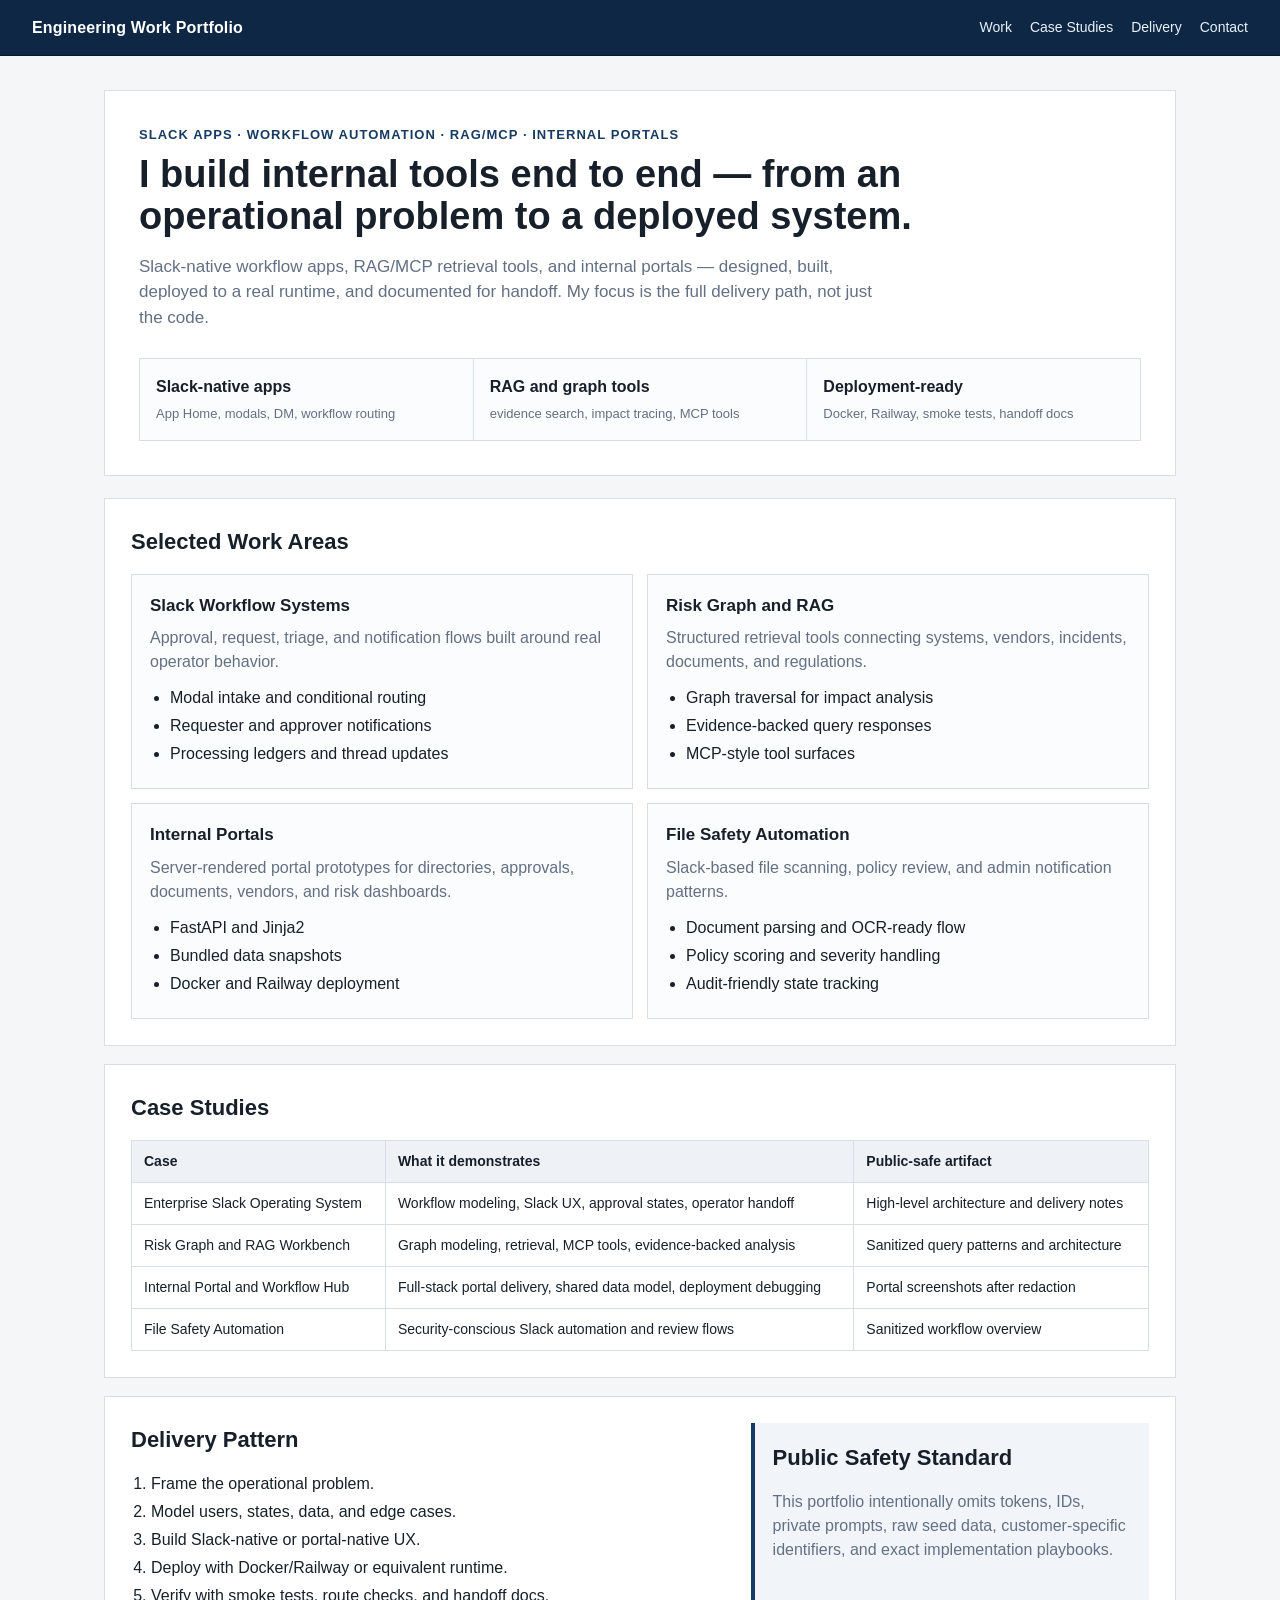
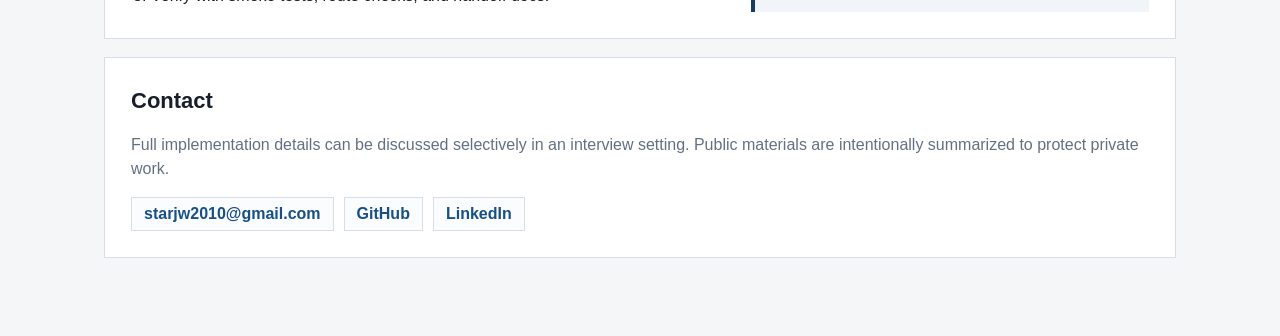
<file: index.html>
<!doctype html>
<html lang="en">
<head>
  <meta charset="utf-8">
  <meta name="viewport" content="width=device-width, initial-scale=1">
  <title>Engineering Work Portfolio</title>
  <link rel="stylesheet" href="styles.css">
</head>
<body>
  <header class="topbar">
    <div class="brand">Engineering Work Portfolio</div>
    <nav>
      <a href="#work">Work</a>
      <a href="#case-studies">Case Studies</a>
      <a href="#delivery">Delivery</a>
      <a href="#contact">Contact</a>
    </nav>
  </header>

  <main>
    <section class="hero">
      <p class="eyebrow">Slack apps · Workflow automation · RAG/MCP · Internal portals</p>
      <h1>I build internal tools end to end — from an operational problem to a deployed system.</h1>
      <p class="lede">
        Slack-native workflow apps, RAG/MCP retrieval tools, and internal portals —
        designed, built, deployed to a real runtime, and documented for handoff.
        My focus is the full delivery path, not just the code.
      </p>
      <div class="proof-row">
        <div><strong>Slack-native apps</strong><span>App Home, modals, DM, workflow routing</span></div>
        <div><strong>RAG and graph tools</strong><span>evidence search, impact tracing, MCP tools</span></div>
        <div><strong>Deployment-ready</strong><span>Docker, Railway, smoke tests, handoff docs</span></div>
      </div>
    </section>

    <section id="work" class="section">
      <h2>Selected Work Areas</h2>
      <div class="grid">
        <article>
          <h3>Slack Workflow Systems</h3>
          <p>Approval, request, triage, and notification flows built around real operator behavior.</p>
          <ul>
            <li>Modal intake and conditional routing</li>
            <li>Requester and approver notifications</li>
            <li>Processing ledgers and thread updates</li>
          </ul>
        </article>
        <article>
          <h3>Risk Graph and RAG</h3>
          <p>Structured retrieval tools connecting systems, vendors, incidents, documents, and regulations.</p>
          <ul>
            <li>Graph traversal for impact analysis</li>
            <li>Evidence-backed query responses</li>
            <li>MCP-style tool surfaces</li>
          </ul>
        </article>
        <article>
          <h3>Internal Portals</h3>
          <p>Server-rendered portal prototypes for directories, approvals, documents, vendors, and risk dashboards.</p>
          <ul>
            <li>FastAPI and Jinja2</li>
            <li>Bundled data snapshots</li>
            <li>Docker and Railway deployment</li>
          </ul>
        </article>
        <article>
          <h3>File Safety Automation</h3>
          <p>Slack-based file scanning, policy review, and admin notification patterns.</p>
          <ul>
            <li>Document parsing and OCR-ready flow</li>
            <li>Policy scoring and severity handling</li>
            <li>Audit-friendly state tracking</li>
          </ul>
        </article>
      </div>
    </section>

    <section id="case-studies" class="section">
      <h2>Case Studies</h2>
      <table>
        <thead>
          <tr>
            <th>Case</th>
            <th>What it demonstrates</th>
            <th>Public-safe artifact</th>
          </tr>
        </thead>
        <tbody>
          <tr>
            <td>Enterprise Slack Operating System</td>
            <td>Workflow modeling, Slack UX, approval states, operator handoff</td>
            <td>High-level architecture and delivery notes</td>
          </tr>
          <tr>
            <td>Risk Graph and RAG Workbench</td>
            <td>Graph modeling, retrieval, MCP tools, evidence-backed analysis</td>
            <td>Sanitized query patterns and architecture</td>
          </tr>
          <tr>
            <td>Internal Portal and Workflow Hub</td>
            <td>Full-stack portal delivery, shared data model, deployment debugging</td>
            <td>Portal screenshots after redaction</td>
          </tr>
          <tr>
            <td>File Safety Automation</td>
            <td>Security-conscious Slack automation and review flows</td>
            <td>Sanitized workflow overview</td>
          </tr>
        </tbody>
      </table>
    </section>

    <section id="delivery" class="section two-col">
      <div>
        <h2>Delivery Pattern</h2>
        <ol>
          <li>Frame the operational problem.</li>
          <li>Model users, states, data, and edge cases.</li>
          <li>Build Slack-native or portal-native UX.</li>
          <li>Deploy with Docker/Railway or equivalent runtime.</li>
          <li>Verify with smoke tests, route checks, and handoff docs.</li>
        </ol>
      </div>
      <div class="callout">
        <h2>Public Safety Standard</h2>
        <p>
          This portfolio intentionally omits tokens, IDs, private prompts, raw seed data,
          customer-specific identifiers, and exact implementation playbooks.
        </p>
      </div>
    </section>

    <section id="contact" class="section footer-section">
      <h2>Contact</h2>
      <p>
        Full implementation details can be discussed selectively in an interview setting.
        Public materials are intentionally summarized to protect private work.
      </p>
      <div class="contact-list">
        <a href="mailto:starjw2010@gmail.com">starjw2010@gmail.com</a>
        <a href="https://github.com/starjw2010-cloud">GitHub</a>
        <a href="https://www.linkedin.com/in/jeewon-kang-617bb7184/">LinkedIn</a>
      </div>
    </section>
  </main>
</body>
</html>
</file>
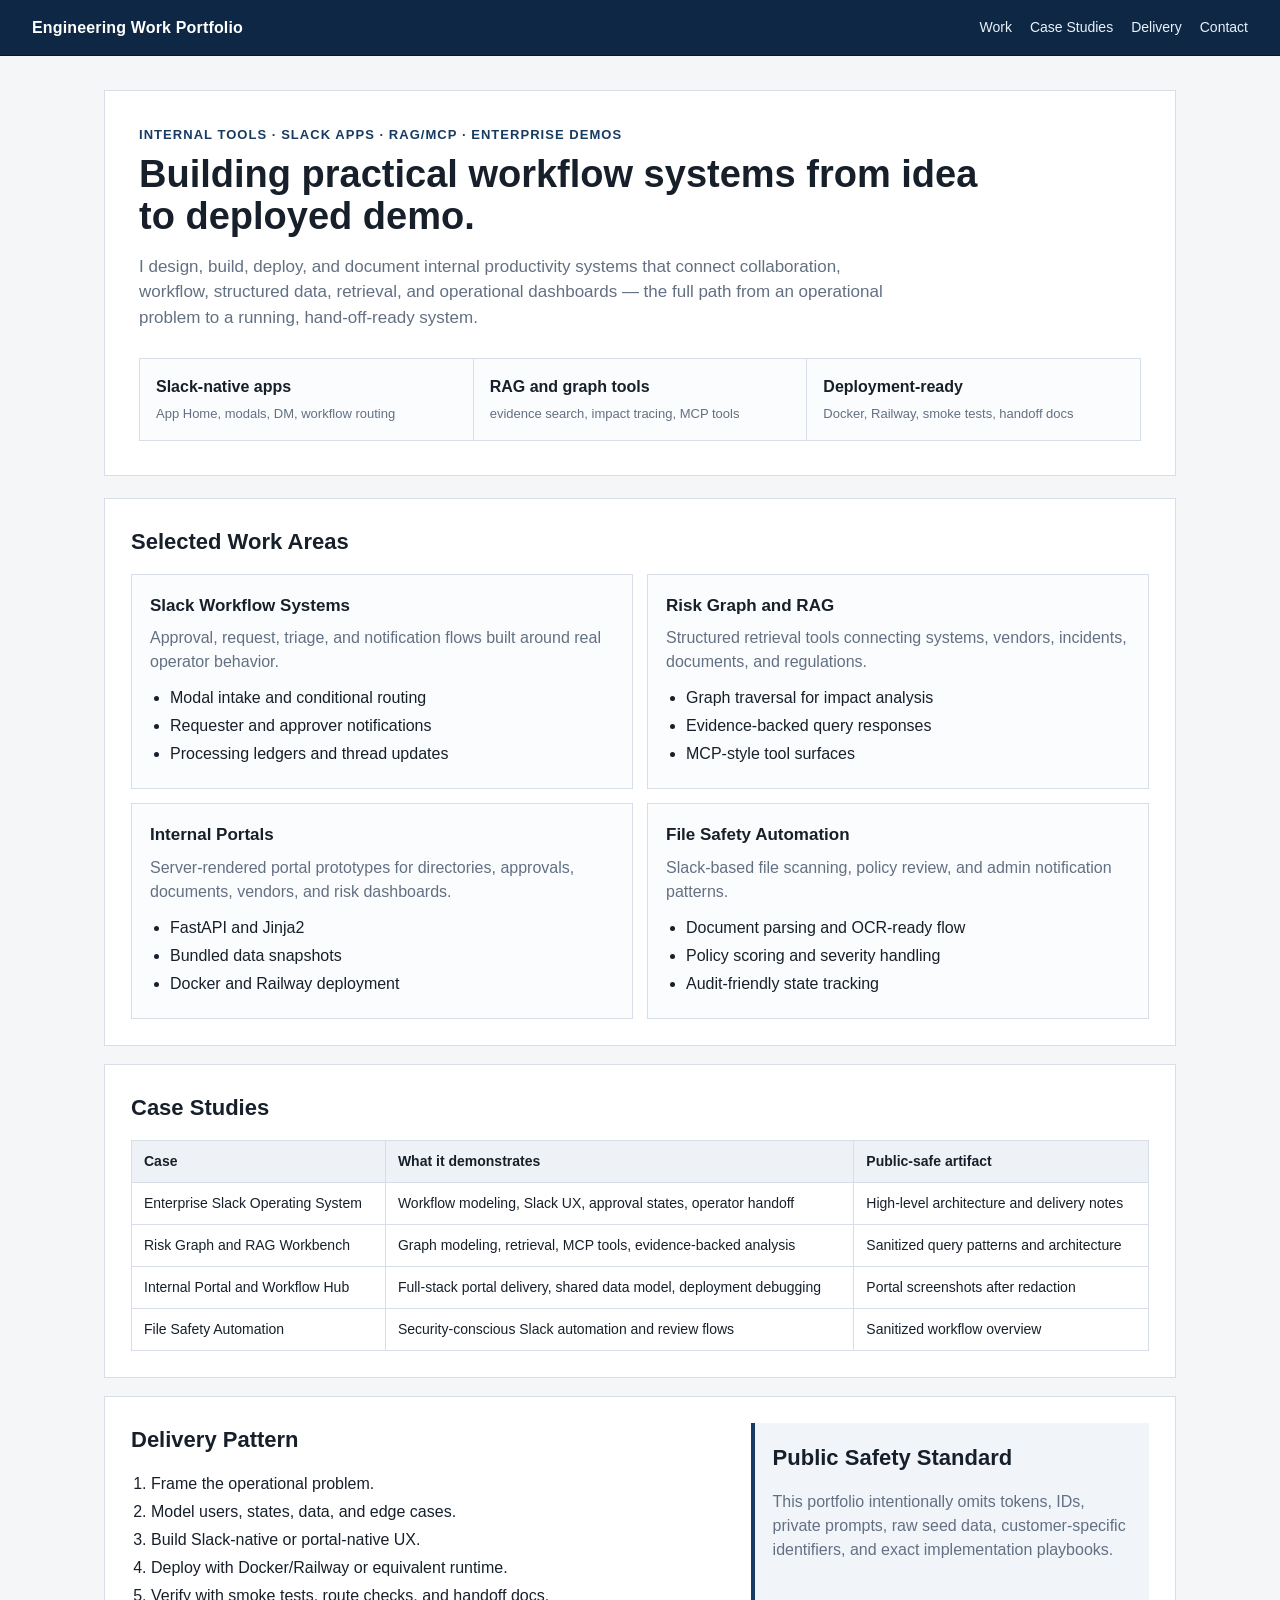
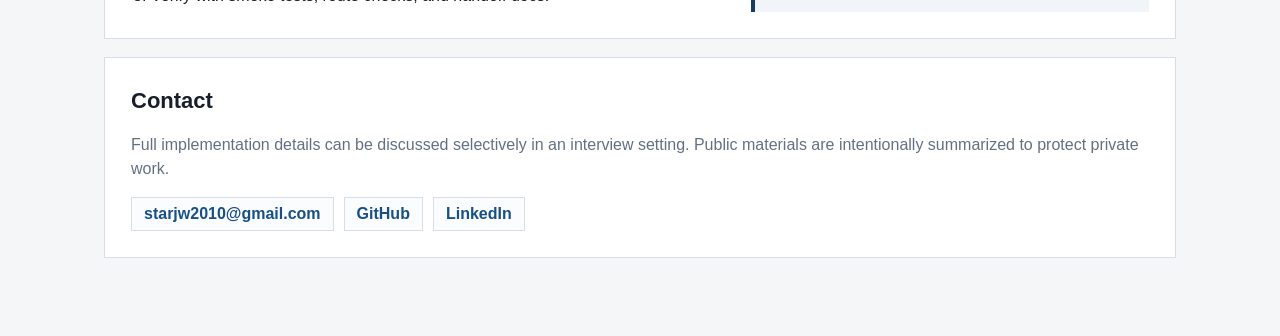
<file: site/index.html>
<!doctype html>
<html lang="en">
<head>
  <meta charset="utf-8">
  <meta name="viewport" content="width=device-width, initial-scale=1">
  <title>Engineering Work Portfolio</title>
  <link rel="stylesheet" href="styles.css">
</head>
<body>
  <header class="topbar">
    <div class="brand">Engineering Work Portfolio</div>
    <nav>
      <a href="#work">Work</a>
      <a href="#case-studies">Case Studies</a>
      <a href="#delivery">Delivery</a>
      <a href="#contact">Contact</a>
    </nav>
  </header>

  <main>
    <section class="hero">
      <p class="eyebrow">Internal tools · Slack apps · RAG/MCP · Enterprise demos</p>
      <h1>Building practical workflow systems from idea to deployed demo.</h1>
      <p class="lede">
        I design, build, deploy, and document internal productivity systems that connect
        collaboration, workflow, structured data, retrieval, and operational dashboards —
        the full path from an operational problem to a running, hand-off-ready system.
      </p>
      <div class="proof-row">
        <div><strong>Slack-native apps</strong><span>App Home, modals, DM, workflow routing</span></div>
        <div><strong>RAG and graph tools</strong><span>evidence search, impact tracing, MCP tools</span></div>
        <div><strong>Deployment-ready</strong><span>Docker, Railway, smoke tests, handoff docs</span></div>
      </div>
    </section>

    <section id="work" class="section">
      <h2>Selected Work Areas</h2>
      <div class="grid">
        <article>
          <h3>Slack Workflow Systems</h3>
          <p>Approval, request, triage, and notification flows built around real operator behavior.</p>
          <ul>
            <li>Modal intake and conditional routing</li>
            <li>Requester and approver notifications</li>
            <li>Processing ledgers and thread updates</li>
          </ul>
        </article>
        <article>
          <h3>Risk Graph and RAG</h3>
          <p>Structured retrieval tools connecting systems, vendors, incidents, documents, and regulations.</p>
          <ul>
            <li>Graph traversal for impact analysis</li>
            <li>Evidence-backed query responses</li>
            <li>MCP-style tool surfaces</li>
          </ul>
        </article>
        <article>
          <h3>Internal Portals</h3>
          <p>Server-rendered portal prototypes for directories, approvals, documents, vendors, and risk dashboards.</p>
          <ul>
            <li>FastAPI and Jinja2</li>
            <li>Bundled data snapshots</li>
            <li>Docker and Railway deployment</li>
          </ul>
        </article>
        <article>
          <h3>File Safety Automation</h3>
          <p>Slack-based file scanning, policy review, and admin notification patterns.</p>
          <ul>
            <li>Document parsing and OCR-ready flow</li>
            <li>Policy scoring and severity handling</li>
            <li>Audit-friendly state tracking</li>
          </ul>
        </article>
      </div>
    </section>

    <section id="case-studies" class="section">
      <h2>Case Studies</h2>
      <table>
        <thead>
          <tr>
            <th>Case</th>
            <th>What it demonstrates</th>
            <th>Public-safe artifact</th>
          </tr>
        </thead>
        <tbody>
          <tr>
            <td>Enterprise Slack Operating System</td>
            <td>Workflow modeling, Slack UX, approval states, operator handoff</td>
            <td>High-level architecture and delivery notes</td>
          </tr>
          <tr>
            <td>Risk Graph and RAG Workbench</td>
            <td>Graph modeling, retrieval, MCP tools, evidence-backed analysis</td>
            <td>Sanitized query patterns and architecture</td>
          </tr>
          <tr>
            <td>Internal Portal and Workflow Hub</td>
            <td>Full-stack portal delivery, shared data model, deployment debugging</td>
            <td>Portal screenshots after redaction</td>
          </tr>
          <tr>
            <td>File Safety Automation</td>
            <td>Security-conscious Slack automation and review flows</td>
            <td>Sanitized workflow overview</td>
          </tr>
        </tbody>
      </table>
    </section>

    <section id="delivery" class="section two-col">
      <div>
        <h2>Delivery Pattern</h2>
        <ol>
          <li>Frame the operational problem.</li>
          <li>Model users, states, data, and edge cases.</li>
          <li>Build Slack-native or portal-native UX.</li>
          <li>Deploy with Docker/Railway or equivalent runtime.</li>
          <li>Verify with smoke tests, route checks, and handoff docs.</li>
        </ol>
      </div>
      <div class="callout">
        <h2>Public Safety Standard</h2>
        <p>
          This portfolio intentionally omits tokens, IDs, private prompts, raw seed data,
          customer-specific identifiers, and exact implementation playbooks.
        </p>
      </div>
    </section>

    <section id="contact" class="section footer-section">
      <h2>Contact</h2>
      <p>
        Full implementation details can be discussed selectively in an interview setting.
        Public materials are intentionally summarized to protect private work.
      </p>
      <div class="contact-list">
        <a href="mailto:starjw2010@gmail.com">starjw2010@gmail.com</a>
        <a href="https://github.com/starjw2010-cloud">GitHub</a>
        <a href="https://www.linkedin.com/in/jeewon-kang-617bb7184/">LinkedIn</a>
      </div>
    </section>
  </main>
</body>
</html>
</file>
<file: styles.css>
:root {
  --ink: #17202a;
  --muted: #637083;
  --line: #d8dee7;
  --panel: #ffffff;
  --bg: #f4f6f8;
  --navy: #173b63;
  --navy-2: #0e2744;
}

* {
  box-sizing: border-box;
}

body {
  margin: 0;
  font-family: Inter, "Segoe UI", Arial, sans-serif;
  color: var(--ink);
  background: var(--bg);
  line-height: 1.5;
}

a {
  color: #174f8a;
  text-decoration: none;
}

a:hover {
  text-decoration: underline;
}

.topbar {
  height: 56px;
  display: flex;
  align-items: center;
  justify-content: space-between;
  padding: 0 32px;
  color: #fff;
  background: var(--navy-2);
  border-bottom: 1px solid #091929;
}

.brand {
  font-weight: 700;
  letter-spacing: .01em;
}

.topbar nav {
  display: flex;
  gap: 18px;
  font-size: 14px;
}

.topbar a {
  color: #e9f1fa;
}

main {
  max-width: 1120px;
  margin: 0 auto;
  padding: 34px 24px 60px;
}

.hero {
  background: var(--panel);
  border: 1px solid var(--line);
  padding: 34px;
  margin-bottom: 22px;
}

.eyebrow {
  margin: 0 0 8px;
  color: var(--navy);
  font-size: 13px;
  font-weight: 700;
  text-transform: uppercase;
  letter-spacing: .08em;
}

h1 {
  max-width: 850px;
  margin: 0;
  font-size: 38px;
  line-height: 1.12;
  letter-spacing: 0;
}

.lede {
  max-width: 760px;
  margin: 16px 0 0;
  color: var(--muted);
  font-size: 17px;
}

.proof-row {
  display: grid;
  grid-template-columns: repeat(3, 1fr);
  gap: 1px;
  margin-top: 28px;
  border: 1px solid var(--line);
  background: var(--line);
}

.proof-row div {
  background: #fbfcfd;
  padding: 16px;
}

.proof-row strong,
.proof-row span {
  display: block;
}

.proof-row span {
  margin-top: 5px;
  color: var(--muted);
  font-size: 13px;
}

.section {
  background: var(--panel);
  border: 1px solid var(--line);
  padding: 26px;
  margin-bottom: 18px;
}

h2 {
  margin: 0 0 16px;
  font-size: 22px;
}

.grid {
  display: grid;
  grid-template-columns: repeat(2, 1fr);
  gap: 14px;
}

article {
  border: 1px solid var(--line);
  padding: 18px;
  background: #fbfcfd;
}

article h3 {
  margin: 0 0 8px;
  font-size: 17px;
}

article p {
  margin: 0 0 12px;
  color: var(--muted);
}

ul,
ol {
  margin: 0;
  padding-left: 20px;
}

li {
  margin: 4px 0;
}

table {
  width: 100%;
  border-collapse: collapse;
  font-size: 14px;
}

th,
td {
  border: 1px solid var(--line);
  padding: 10px 12px;
  text-align: left;
  vertical-align: top;
}

th {
  background: #eef2f6;
}

.two-col {
  display: grid;
  grid-template-columns: 1.2fr .8fr;
  gap: 22px;
}

.callout {
  border-left: 4px solid var(--navy);
  background: #f1f5f9;
  padding: 18px;
}

.callout p,
.footer-section p {
  margin: 0;
  color: var(--muted);
}

.contact-list {
  display: flex;
  flex-wrap: wrap;
  gap: 10px;
  margin-top: 16px;
}

.contact-list a {
  display: inline-flex;
  align-items: center;
  min-height: 34px;
  padding: 0 12px;
  border: 1px solid var(--line);
  background: #fbfcfd;
  font-weight: 600;
}

@media (max-width: 800px) {
  .topbar {
    height: auto;
    align-items: flex-start;
    flex-direction: column;
    gap: 8px;
    padding: 16px;
  }

  .proof-row,
  .grid,
  .two-col {
    grid-template-columns: 1fr;
  }

  h1 {
    font-size: 30px;
  }
}
</file>
<file: site/styles.css>
:root {
  --ink: #17202a;
  --muted: #637083;
  --line: #d8dee7;
  --panel: #ffffff;
  --bg: #f4f6f8;
  --navy: #173b63;
  --navy-2: #0e2744;
}

* {
  box-sizing: border-box;
}

body {
  margin: 0;
  font-family: Inter, "Segoe UI", Arial, sans-serif;
  color: var(--ink);
  background: var(--bg);
  line-height: 1.5;
}

a {
  color: #174f8a;
  text-decoration: none;
}

a:hover {
  text-decoration: underline;
}

.topbar {
  height: 56px;
  display: flex;
  align-items: center;
  justify-content: space-between;
  padding: 0 32px;
  color: #fff;
  background: var(--navy-2);
  border-bottom: 1px solid #091929;
}

.brand {
  font-weight: 700;
  letter-spacing: .01em;
}

.topbar nav {
  display: flex;
  gap: 18px;
  font-size: 14px;
}

.topbar a {
  color: #e9f1fa;
}

main {
  max-width: 1120px;
  margin: 0 auto;
  padding: 34px 24px 60px;
}

.hero {
  background: var(--panel);
  border: 1px solid var(--line);
  padding: 34px;
  margin-bottom: 22px;
}

.eyebrow {
  margin: 0 0 8px;
  color: var(--navy);
  font-size: 13px;
  font-weight: 700;
  text-transform: uppercase;
  letter-spacing: .08em;
}

h1 {
  max-width: 850px;
  margin: 0;
  font-size: 38px;
  line-height: 1.12;
  letter-spacing: 0;
}

.lede {
  max-width: 760px;
  margin: 16px 0 0;
  color: var(--muted);
  font-size: 17px;
}

.proof-row {
  display: grid;
  grid-template-columns: repeat(3, 1fr);
  gap: 1px;
  margin-top: 28px;
  border: 1px solid var(--line);
  background: var(--line);
}

.proof-row div {
  background: #fbfcfd;
  padding: 16px;
}

.proof-row strong,
.proof-row span {
  display: block;
}

.proof-row span {
  margin-top: 5px;
  color: var(--muted);
  font-size: 13px;
}

.section {
  background: var(--panel);
  border: 1px solid var(--line);
  padding: 26px;
  margin-bottom: 18px;
}

h2 {
  margin: 0 0 16px;
  font-size: 22px;
}

.grid {
  display: grid;
  grid-template-columns: repeat(2, 1fr);
  gap: 14px;
}

article {
  border: 1px solid var(--line);
  padding: 18px;
  background: #fbfcfd;
}

article h3 {
  margin: 0 0 8px;
  font-size: 17px;
}

article p {
  margin: 0 0 12px;
  color: var(--muted);
}

ul,
ol {
  margin: 0;
  padding-left: 20px;
}

li {
  margin: 4px 0;
}

table {
  width: 100%;
  border-collapse: collapse;
  font-size: 14px;
}

th,
td {
  border: 1px solid var(--line);
  padding: 10px 12px;
  text-align: left;
  vertical-align: top;
}

th {
  background: #eef2f6;
}

.two-col {
  display: grid;
  grid-template-columns: 1.2fr .8fr;
  gap: 22px;
}

.callout {
  border-left: 4px solid var(--navy);
  background: #f1f5f9;
  padding: 18px;
}

.callout p,
.footer-section p {
  margin: 0;
  color: var(--muted);
}

.contact-list {
  display: flex;
  flex-wrap: wrap;
  gap: 10px;
  margin-top: 16px;
}

.contact-list a {
  display: inline-flex;
  align-items: center;
  min-height: 34px;
  padding: 0 12px;
  border: 1px solid var(--line);
  background: #fbfcfd;
  font-weight: 600;
}

@media (max-width: 800px) {
  .topbar {
    height: auto;
    align-items: flex-start;
    flex-direction: column;
    gap: 8px;
    padding: 16px;
  }

  .proof-row,
  .grid,
  .two-col {
    grid-template-columns: 1fr;
  }

  h1 {
    font-size: 30px;
  }
}
</file>
